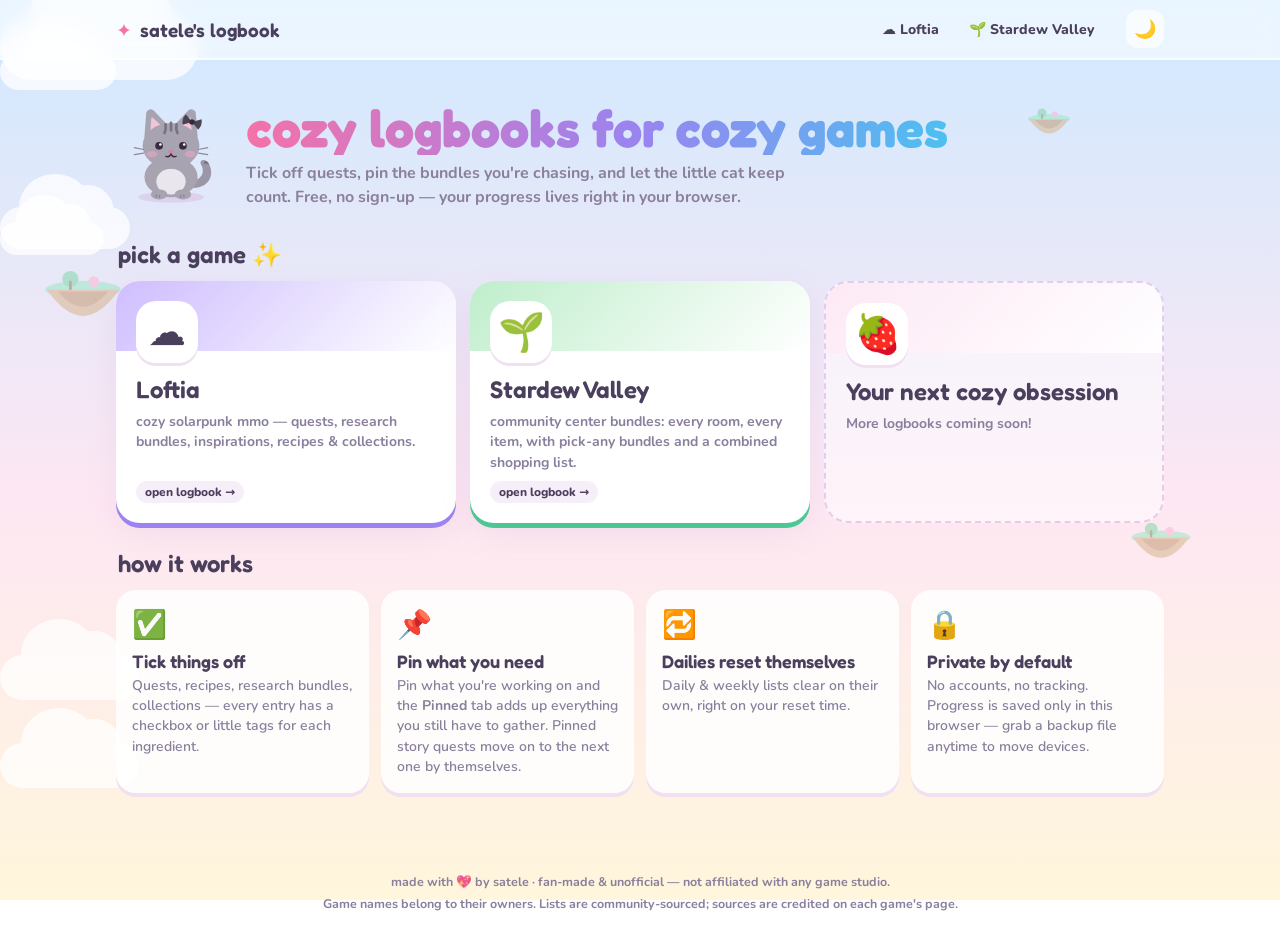
<file: index.html>
<!DOCTYPE html>
<html lang="en">
<head>
<meta charset="utf-8">
<meta name="viewport" content="width=device-width, initial-scale=1">
<title> satele's logbook — cozy logbooks for cozy games </title>
<meta name="description" content="Cute, free progress trackers for cozy MMOs. Tick off quests, recipes, research bundles and collections — saved right in your browser.">
<meta name="theme-color" content="#fde7f3">
<meta property="og:title" content="satele's logbook">
<meta property="og:description" content="Cute, free progress trackers for cozy MMOs.">
<link rel="icon" href="/assets/img/favicon.png" type="image/png">
<link rel="apple-touch-icon" href="/assets/img/favicon.png">
<link rel="preconnect" href="https://fonts.googleapis.com">
<link rel="preconnect" href="https://fonts.gstatic.com" crossorigin>
<link href="https://fonts.googleapis.com/css2?family=Fredoka:wght@400;500;600;700&family=Nunito:wght@400;600;700;800&display=swap" rel="stylesheet">
<link rel="stylesheet" href="/assets/css/base.css">
<link rel="stylesheet" href="/assets/css/home.css">
<link rel="stylesheet" href="/assets/css/dusk.css">
<script src="/assets/js/theme.js"></script>
</head>
<body>
<div class="sky" id="sky" aria-hidden="true"></div>

<header class="site-head">
  <div class="in">
    <a class="brand" href="/"><span class="spark">✦</span> satele's logbook</a>
    <nav class="site-nav" id="siteNav" aria-label="Games"></nav>
  </div>
</header>

<main class="page">
  <section class="hero">
    <img class="mascot" src="/assets/img/cat.svg" alt="" width="96" height="96">
    <div>
      <h1> cozy logbooks for cozy games </h1>
      <p> Tick off quests, pin the bundles you're chasing, and let the little cat keep count. Free, no sign-up — your progress lives right in your browser. </p>
    </div>
  </section>

  <h2 class="sec-title">pick a game ✨</h2>
  <div class="games" id="games">
    <div class="game-card skeleton" aria-hidden="true"></div>
  </div>

  <h2 class="sec-title">how it works</h2>
  <div class="how">
    <div class="how-card"><div class="big">✅</div><h3>Tick things off</h3><p>Quests, recipes, research bundles, collections — every entry has a checkbox or little tags for each ingredient.</p></div>
    <div class="how-card"><div class="big">📌</div><h3>Pin what you need</h3><p>Pin what you're working on and the <b>Pinned</b> tab adds up everything you still have to gather. Pinned story quests move on to the next one by themselves.</p></div>
    <div class="how-card"><div class="big">🔁</div><h3>Dailies reset themselves</h3><p>Daily & weekly lists clear on their own, right on your reset time.</p></div>
    <div class="how-card"><div class="big">🔒</div><h3>Private by default</h3><p>No accounts, no tracking. Progress is saved only in this browser — grab a backup file anytime to move devices.</p></div>
  </div>
</main>

<footer class="site-foot">
  made with 💖 by satele · fan-made &amp; unofficial — not affiliated with any game studio.<br>
  Game names belong to their owners. Lists are community-sourced; sources are credited on each game's page.
</footer>

<div class="toast" id="toast" role="status" aria-live="polite"></div>
<script src="/assets/js/sky.js" defer></script>
<script src="/assets/js/home.js" defer></script>
</body>
</html>
</file>
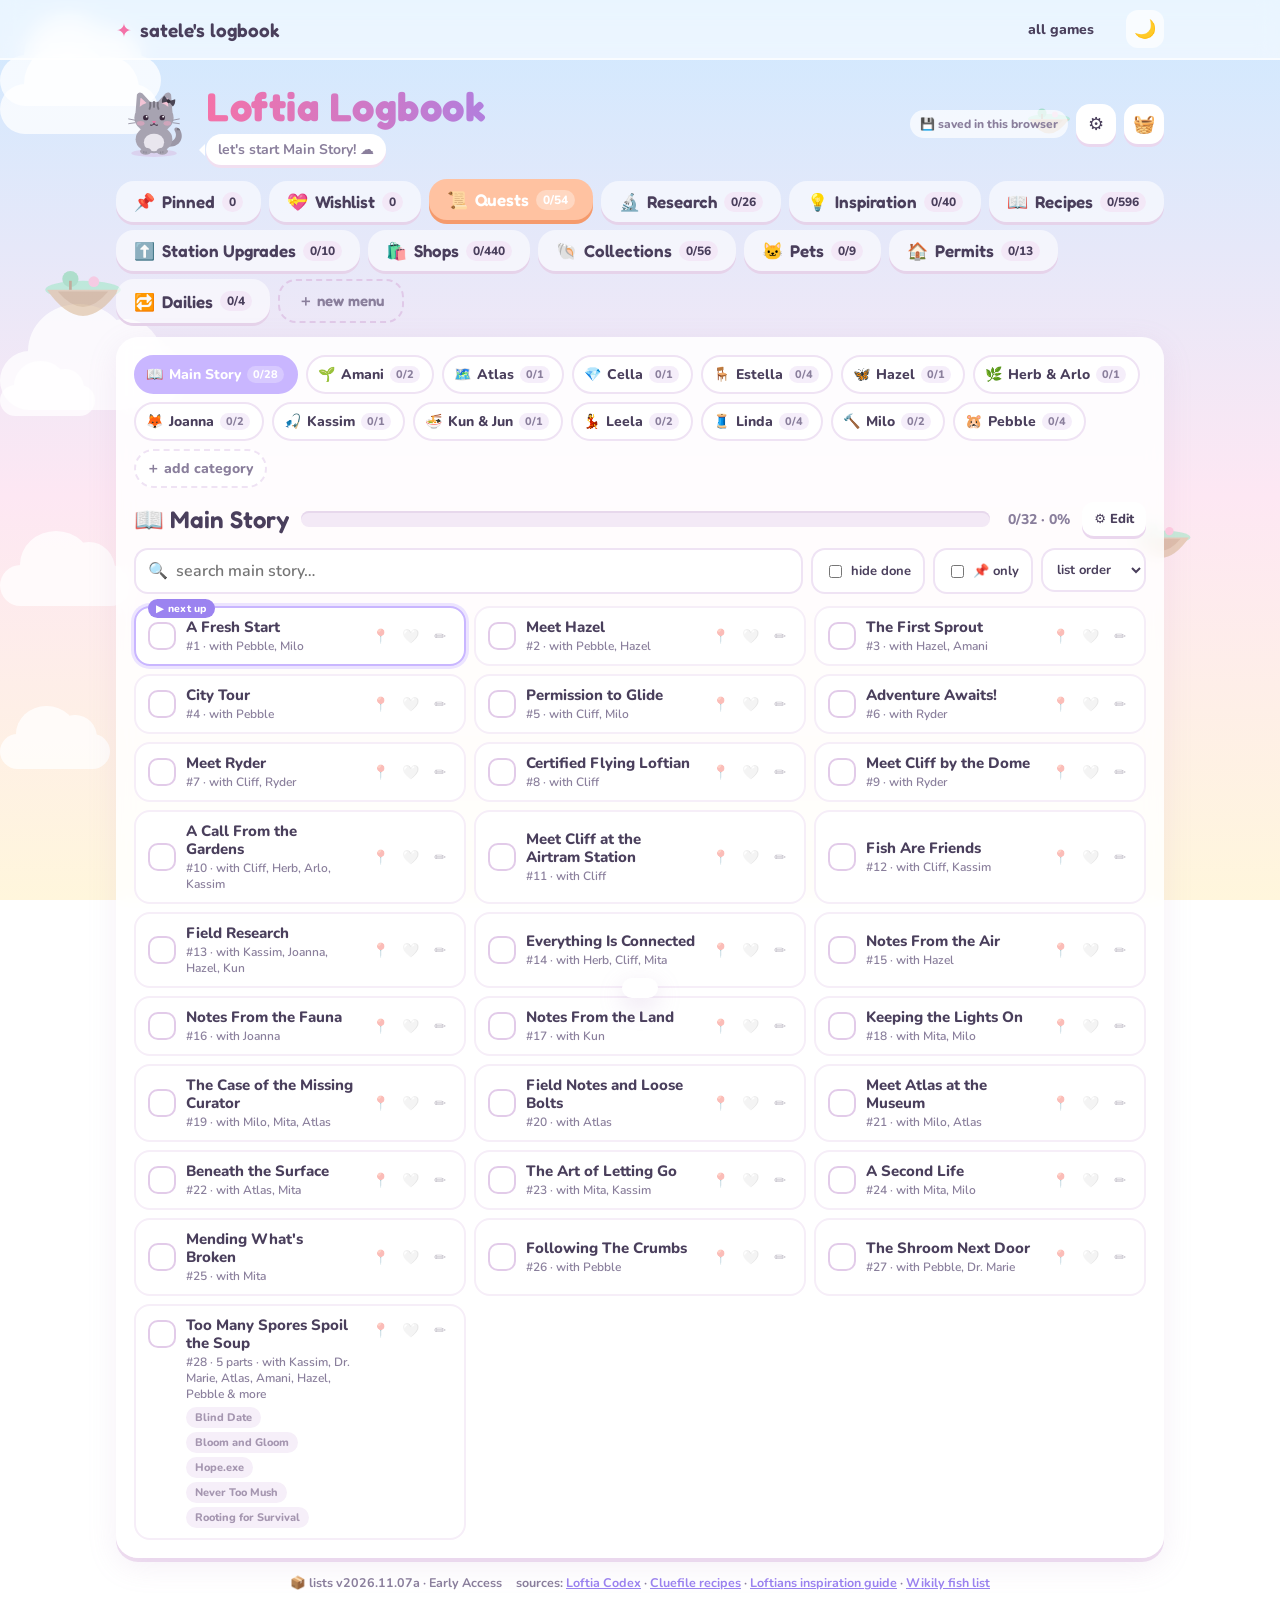
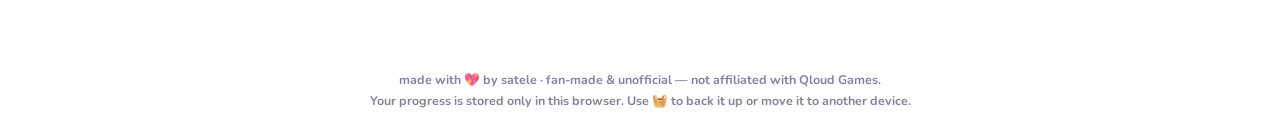
<file: loftia.html>
<!DOCTYPE html>
<html lang="en">
<head>
<meta charset="utf-8">
<meta name="viewport" content="width=device-width, initial-scale=1">
<title> loftia logbook </title>
<meta name="description" content="A cute Loftia progress tracker: quests, research bundles, inspirations, recipes, collections and dailies. Saved in your browser.">
<meta name="theme-color" content="#fde7f3">
<link rel="icon" href="/assets/img/favicon.png" type="image/png">
<link rel="apple-touch-icon" href="/assets/img/favicon.png">
<link rel="preconnect" href="https://fonts.googleapis.com">
<link rel="preconnect" href="https://fonts.gstatic.com" crossorigin>
<link href="https://fonts.googleapis.com/css2?family=Fredoka:wght@400;500;600;700&family=Nunito:wght@400;600;700;800&display=swap" rel="stylesheet">
<link rel="stylesheet" href="/assets/css/base.css">
<link rel="stylesheet" href="/assets/css/tracker.css">
<link rel="stylesheet" href="/assets/css/dusk.css">
<script src="/assets/js/theme.js"></script>
</head>
<!-- data-game must match the file name in /data (e.g. /data/loftia.json) -->
<body data-game="loftia">
<div class="sky" id="sky" aria-hidden="true"></div>

<header class="site-head">
  <div class="in">
    <a class="brand" href="/"><span class="spark">✦</span> satele's logbook</a>
    <nav class="site-nav" aria-label="Site">
      <a href="/">all games</a>
    </nav>
  </div>
</header>

<main class="page">
  <div class="app-head">
    <img class="mascot" src="/assets/img/cat.svg" alt="" width="76" height="76">
    <div class="title-block">
      <h1 id="gameTitle"> Loftia Logbook </h1>
      <div class="bubble" id="bubble">loading your logbook… ☁️</div>
    </div>
    <div class="head-actions">
      <span class="pill" id="savePill">💾 saved in this browser</span>
      <button class="icon-btn" id="menuSettingsBtn" title="Edit this menu" aria-label="Edit this menu">⚙️</button>
      <button class="icon-btn" id="backupBtn" title="Backup, restore & settings" aria-label="Backup, restore and settings">🧺</button>
    </div>
  </div>

  <div id="warn"></div>
  <nav class="tabs" id="tabs" aria-label="Menus"></nav>

  <section class="panel">
    <div class="chips" id="chips"></div>
    <div id="catView"><div class="loading">fetching the latest lists… ☁️</div></div>
  </section>

  <div class="data-info" id="dataInfo"></div>
</main>

<footer class="site-foot">
  made with 💖 by satele · fan-made &amp; unofficial — not affiliated with Qloud Games.<br>
  Your progress is stored only in this browser. Use 🧺 to back it up or move it to another device.
</footer>

<div class="scrim" id="scrim"><div class="modal" id="modal" role="dialog" aria-modal="true"></div></div>
<div class="toast" id="toast" role="status" aria-live="polite"></div>
<script src="/assets/js/sky.js" defer></script>
<script src="/assets/js/tracker.js" defer></script>
</body>
</html>
</file>
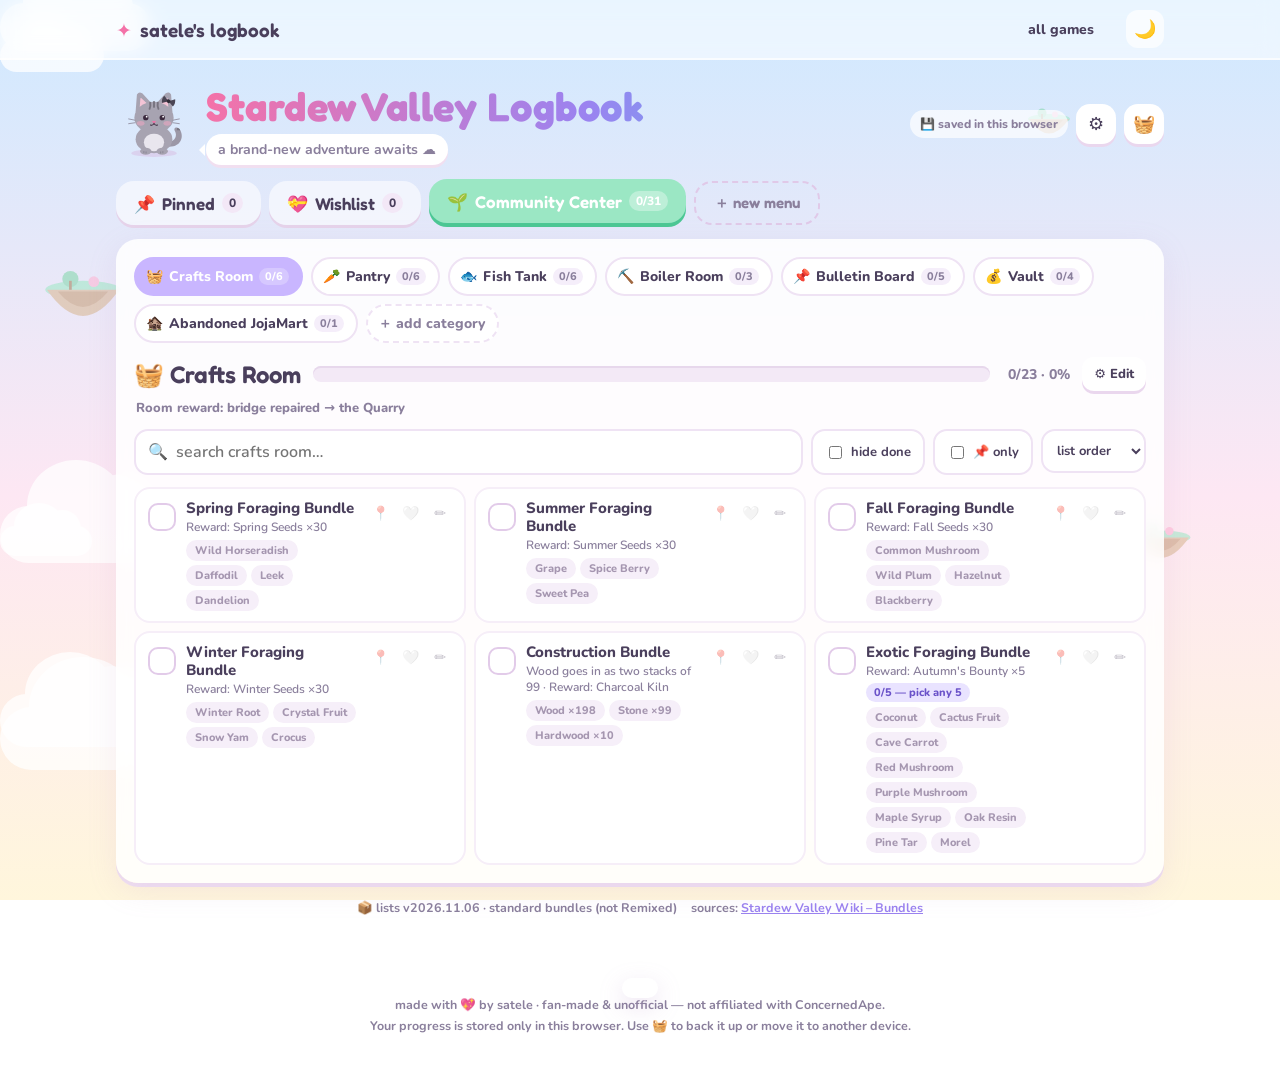
<file: stardew.html>
<!DOCTYPE html>
<html lang="en">
<head>
<meta charset="utf-8">
<meta name="viewport" content="width=device-width, initial-scale=1">
<title> stardew valley logbook </title>
<meta name="description" content="A cute Stardew Valley Community Center bundle tracker. Pin bundles to get a shopping list. Saved in your browser.">
<meta name="theme-color" content="#fde7f3">
<link rel="icon" href="/assets/img/favicon.png" type="image/png">
<link rel="apple-touch-icon" href="/assets/img/favicon.png">
<link rel="preconnect" href="https://fonts.googleapis.com">
<link rel="preconnect" href="https://fonts.gstatic.com" crossorigin>
<link href="https://fonts.googleapis.com/css2?family=Fredoka:wght@400;500;600;700&family=Nunito:wght@400;600;700;800&display=swap" rel="stylesheet">
<link rel="stylesheet" href="/assets/css/base.css">
<link rel="stylesheet" href="/assets/css/tracker.css">
<link rel="stylesheet" href="/assets/css/dusk.css">
<script src="/assets/js/theme.js"></script>
</head>
<!-- data-game must match the file name in /data (e.g. /data/stardew.json) -->
<body data-game="stardew">
<div class="sky" id="sky" aria-hidden="true"></div>

<header class="site-head">
  <div class="in">
    <a class="brand" href="/"><span class="spark">✦</span> satele's logbook </a>
    <nav class="site-nav" aria-label="Site">
      <a href="/">all games</a>
    </nav>
  </div>
</header>

<main class="page">
  <div class="app-head">
    <img class="mascot" src="/assets/img/cat.svg" alt="" width="76" height="76">
    <div class="title-block">
      <h1 id="gameTitle"> Stardew Valley Logbook </h1>
      <div class="bubble" id="bubble">loading your logbook… ☁️</div>
    </div>
    <div class="head-actions">
      <span class="pill" id="savePill">💾 saved in this browser </span>
      <button class="icon-btn" id="menuSettingsBtn" title="Edit this menu" aria-label="Edit this menu">⚙️</button>
      <button class="icon-btn" id="backupBtn" title="Backup, restore & settings" aria-label="Backup, restore and settings">🧺</button>
    </div>
  </div>

  <div id="warn"></div>
  <nav class="tabs" id="tabs" aria-label="Menus"></nav>

  <section class="panel">
    <div class="chips" id="chips"></div>
    <div id="catView"><div class="loading">fetching the latest lists… ☁️</div></div>
  </section>

  <div class="data-info" id="dataInfo"></div>
</main>

<footer class="site-foot">
  made with 💖 by satele · fan-made &amp; unofficial — not affiliated with ConcernedApe.<br>
  Your progress is stored only in this browser. Use 🧺 to back it up or move it to another device.
</footer>

<div class="scrim" id="scrim"><div class="modal" id="modal" role="dialog" aria-modal="true"></div></div>
<div class="toast" id="toast" role="status" aria-live="polite"></div>
<script src="/assets/js/sky.js" defer></script>
<script src="/assets/js/tracker.js" defer></script>
</body>
</html>
</file>
<file: assets/css/base.css>
/* ==========================================================
   satele's logbook — shared theme (all pages)
   ========================================================== */
:root{
  --sky1:#cfe9ff; --sky2:#fde7f3; --sky3:#fff6dc;
  --ink:#4a3f5c; --ink-soft:#8a7f9c; --card:#ffffffd9; --line:#efe3f4;
  --pink:#ff9ec7; --pink-d:#f472a8; --mint:#9be7c4; --mint-d:#4cc794;
  --lav:#c9b6ff; --lav-d:#9b83f0; --butter:#ffe08a; --peach:#ffc2a1; --sky:#9fd5ff;
  --radius:22px;
  --font-display:Fredoka,Nunito,system-ui,sans-serif;
  --font-body:Nunito,system-ui,sans-serif;
}
*{box-sizing:border-box}
html,body{margin:0}
html{scroll-behavior:smooth}
body{
  font-family:var(--font-body); color:var(--ink);
  background:linear-gradient(180deg,var(--sky1) 0%,var(--sky2) 55%,var(--sky3) 100%) fixed;
  min-height:100vh; overflow-x:hidden; display:flex; flex-direction:column;
}
h1,h2,h3,.fred{font-family:var(--font-display)}
a{color:var(--lav-d)}
button{font:inherit;color:inherit;cursor:pointer;border:none;background:none}
input,textarea,select{font:inherit;color:inherit}
:focus-visible{outline:3px solid var(--lav);outline-offset:2px;border-radius:8px}
.sr-only{position:absolute;width:1px;height:1px;padding:0;margin:-1px;overflow:hidden;clip:rect(0,0,0,0);border:0}

/* floating clouds & islands */
.sky{position:fixed;inset:0;pointer-events:none;z-index:0;overflow:hidden}
.cloud{position:absolute;background:#fff;border-radius:999px;opacity:.75;animation:drift linear infinite}
.cloud::before,.cloud::after{content:"";position:absolute;background:#fff;border-radius:50%}
.cloud::before{width:55%;height:160%;left:15%;bottom:20%}
.cloud::after{width:40%;height:130%;right:12%;bottom:25%}
@keyframes drift{from{transform:translateX(-30vw)}to{transform:translateX(130vw)}}
.island{position:absolute;animation:bob 6s ease-in-out infinite}
@keyframes bob{0%,100%{transform:translateY(0)}50%{transform:translateY(-12px)}}
@media (prefers-reduced-motion:reduce){ .cloud,.island,.mascot{animation:none!important} }

/* site header */
.site-head{position:sticky;top:0;z-index:20;backdrop-filter:blur(10px);background:#ffffff8c;border-bottom:2px solid #ffffffb0}
.site-head .in{max-width:1080px;margin:0 auto;padding:10px 16px;display:flex;align-items:center;gap:12px}
.brand{display:flex;align-items:center;gap:8px;text-decoration:none;color:var(--ink);font-family:var(--font-display);font-weight:600;font-size:19px}
.brand .spark{color:var(--pink-d)}
.site-nav{margin-left:auto;display:flex;gap:6px;align-items:center;flex-wrap:wrap}
.site-nav a{text-decoration:none;color:var(--ink);font-weight:800;font-size:14px;padding:7px 12px;border-radius:12px}
.site-nav a:hover,.site-nav a[aria-current="page"]{background:#fff}

.page{position:relative;z-index:1;flex:1;width:100%;max-width:1080px;margin:0 auto;padding:22px 16px 60px}

/* site footer */
.site-foot{position:relative;z-index:1;text-align:center;font-size:12.5px;color:var(--ink-soft);font-weight:700;padding:18px 16px 28px;line-height:1.7}
.site-foot a{color:var(--lav-d)}

/* shared bits */
.panel{background:var(--card);backdrop-filter:blur(8px);border-radius:var(--radius);padding:18px;box-shadow:0 8px 30px #b48fc522, 0 4px 0 #f0e0f2}
.btn{display:inline-flex;align-items:center;gap:6px;padding:10px 16px;border-radius:14px;font-weight:800;background:#f5eef8;text-decoration:none;color:var(--ink)}
.btn.primary{background:var(--pink);color:#fff;box-shadow:0 3px 0 var(--pink-d)}
.btn.primary:active{transform:translateY(2px);box-shadow:0 1px 0 var(--pink-d)}
.btn.danger{background:#ffe3e6;color:#c2405a}
.btn.ghost{background:transparent}
.mascot{width:76px;height:76px;flex:none;animation:bob 4s ease-in-out infinite}

.toast{position:fixed;left:50%;bottom:22px;transform:translateX(-50%) translateY(120px);background:#fff;padding:10px 18px;border-radius:999px;font-weight:800;box-shadow:0 8px 24px #b48fc544;transition:transform .35s cubic-bezier(.3,1.5,.5,1);z-index:60;max-width:92vw;text-align:center}
.toast.show{transform:translateX(-50%) translateY(0)}

@media (max-width:560px){
  .page{padding:14px 10px 50px}
  .mascot{width:58px;height:58px}
  .brand{font-size:17px}
}
</file>
<file: assets/css/home.css>
/* home page */
.hero{display:flex;align-items:center;gap:20px;margin:18px 0 30px;flex-wrap:wrap}
.hero .mascot{width:110px;height:110px}
.hero h1{margin:0 0 6px;font-size:clamp(30px,6vw,52px);font-weight:700;line-height:1.05;
  background:linear-gradient(90deg,#f472a8,#9b83f0 55%,#4cc0f0);-webkit-background-clip:text;background-clip:text;color:transparent}
.hero p{margin:0;max-width:560px;font-weight:700;color:var(--ink-soft);font-size:16px;line-height:1.5}
.sec-title{font-weight:600;font-size:24px;margin:26px 2px 12px}

.games{display:grid;grid-template-columns:repeat(auto-fill,minmax(280px,1fr));gap:14px}
.game-card{position:relative;display:flex;flex-direction:column;gap:8px;padding:20px;border-radius:24px;background:#fff;text-decoration:none;color:var(--ink);
  box-shadow:0 5px 0 var(--gd,#e6d3ea),0 10px 30px #b48fc522;transition:transform .18s;min-height:170px;overflow:hidden}
.game-card::before{content:"";position:absolute;inset:0 0 auto 0;height:70px;background:linear-gradient(135deg,var(--gc,#fde7f3),#fff);opacity:.9}
.game-card>*{position:relative}
.game-card:hover{transform:translateY(-4px)}
.game-card .ic{font-size:38px;width:62px;height:62px;border-radius:20px;background:#fff;display:grid;place-items:center;box-shadow:0 3px 0 #f0e0f2}
.game-card h3{margin:4px 0 0;font-size:24px;font-weight:600}
.game-card p{margin:0;font-weight:700;color:var(--ink-soft);font-size:14px;line-height:1.45}
.game-card .meta{margin-top:auto;display:flex;gap:6px;flex-wrap:wrap;font-size:12px;font-weight:800}
.game-card .meta span{background:#f6eff9;padding:3px 9px;border-radius:999px}
.game-card .meta .prog{background:#e8f8ef;color:#2f8a60}
.game-card.soon{background:#ffffff80;box-shadow:none;border:2px dashed #e3cdea;cursor:default}
.game-card.soon:hover{transform:none}
.game-card.skeleton{background:#ffffff80}

.how{display:grid;grid-template-columns:repeat(auto-fill,minmax(220px,1fr));gap:12px}
.how-card{background:var(--card);border-radius:20px;padding:16px;box-shadow:0 4px 0 #f0e0f2}
.how-card .big{font-size:28px}
.how-card h3{margin:6px 0 4px;font-size:18px;font-weight:600}
.how-card p{margin:0;font-weight:600;color:var(--ink-soft);font-size:14px;line-height:1.45}
</file>
<file: assets/css/dusk.css>
/* ==========================================================
   satele's logbook — dusk theme (night mode)
   Switched on by /assets/js/theme.js → <html data-theme="dusk">
   ========================================================== */
.theme-btn{width:38px;height:38px;border-radius:12px;background:#ffffffb0;font-size:18px;display:grid;place-items:center;flex:none;transition:transform .15s}
.theme-btn:hover{transform:rotate(-12deg) scale(1.06)}
.site-nav + .theme-btn{margin-left:8px}
.site-head .in > .brand + .theme-btn{margin-left:auto}
.star{display:none}

html[data-theme="dusk"]{
  --sky1:#1f1a3a; --sky2:#3a2a55; --sky3:#7a4a6a;
  --ink:#ece6f7; --ink-soft:#b3a8c9; --card:#2a2442e6; --line:#3f3660;
  --pink:#e87fae; --pink-d:#c45a8c; --mint:#5fbf98; --mint-d:#3d9c76;
  --lav:#9d86e8; --lav-d:#b9a6ff; --butter:#e8c56a; --peach:#e89f7c; --sky:#6aa8d8;
  color-scheme:dark;
}
html[data-theme="dusk"] body{
  background:
    radial-gradient(120% 60% at 50% 115%, #ff9a7a55 0%, #d0688a33 35%, transparent 70%),
    linear-gradient(180deg,var(--sky1) 0%,var(--sky2) 55%,var(--sky3) 100%) fixed;
}
html[data-theme="dusk"] .star{display:block;position:absolute;width:3px;height:3px;border-radius:50%;background:#fff6d8;box-shadow:0 0 6px #fff3c4;animation:twinkle 3s ease-in-out infinite}
@keyframes twinkle{0%,100%{opacity:.2}50%{opacity:.9}}
html[data-theme="dusk"] .cloud,html[data-theme="dusk"] .cloud::before,html[data-theme="dusk"] .cloud::after{background:#c79ac8}
html[data-theme="dusk"] .cloud{opacity:.13}
html[data-theme="dusk"] .island{opacity:.25!important;filter:saturate(.6) brightness(.8)}
@media (prefers-reduced-motion:reduce){ html[data-theme="dusk"] .star{animation:none} }

/* surfaces that were white */
html[data-theme="dusk"] .site-head{background:#1d1833b3;border-bottom-color:#ffffff14}
html[data-theme="dusk"] .site-nav a:hover,html[data-theme="dusk"] .site-nav a[aria-current="page"]{background:#ffffff14}
html[data-theme="dusk"] .theme-btn{background:#ffffff14}
html[data-theme="dusk"] .panel{box-shadow:0 8px 30px #0005, 0 4px 0 #1a1530}
html[data-theme="dusk"] .btn{background:#3a3158;color:var(--ink)}
html[data-theme="dusk"] .btn.danger{background:#5a2a3a;color:#ffc2cf}
html[data-theme="dusk"] .toast{background:#2f2848;color:var(--ink);box-shadow:0 8px 24px #0007}

html[data-theme="dusk"] .bubble{background:#2f2848;box-shadow:0 3px 0 #1a1530}
html[data-theme="dusk"] .bubble::before{border-right-color:#2f2848}
html[data-theme="dusk"] .pill{background:#ffffff14}
html[data-theme="dusk"] .icon-btn,html[data-theme="dusk"] .small-btn{background:#352d50;box-shadow:0 3px 0 #1a1530}
html[data-theme="dusk"] .small-btn:hover{background:#3f3660}

html[data-theme="dusk"] .tab{background:#2a2442b3;box-shadow:0 3px 0 #1a1530}
html[data-theme="dusk"] .tab:hover{background:#352d50}
html[data-theme="dusk"] .tab.on{color:#fff}
html[data-theme="dusk"] .tab:not(.on) .cnt{background:#3f3660}
html[data-theme="dusk"] .tab.add{background:transparent;border-color:#4a4070}

html[data-theme="dusk"] .chip,html[data-theme="dusk"] .search,html[data-theme="dusk"] .toggle,html[data-theme="dusk"] select.sort{background:#2f2848}
html[data-theme="dusk"] .chip .mini{background:#3f3660}
html[data-theme="dusk"] .bar{background:#3a3158;box-shadow:inset 0 2px 0 #2a2442}
html[data-theme="dusk"] .bar>i{background:repeating-linear-gradient(45deg,var(--mint) 0 10px,#7fd3b0 10px 20px)}
html[data-theme="dusk"] .add-row input{background:#2f2848;border-color:#4a4070}

/* cards */
html[data-theme="dusk"] .item{background:#2f2848;border-color:#3a3158}
html[data-theme="dusk"] .item:hover{border-color:#4f4478}
html[data-theme="dusk"] .item.done,html[data-theme="dusk"] .item.lvl-card.done{background:#233a37;border-color:#2f5249}
html[data-theme="dusk"] .item.done .nm{color:#8fc7ad;text-decoration-color:#4f8f73}
html[data-theme="dusk"] .item.locked{background:#29233d}
html[data-theme="dusk"] .item.pinned{border-color:#a8577b;box-shadow:0 0 0 2px #5a2f47}
html[data-theme="dusk"] .item.next{border-color:#7a66c7;box-shadow:0 0 0 3px #3b3266}
html[data-theme="dusk"] .check{background:#241f38;border-color:#5a4f80}
html[data-theme="dusk"] .acts button:hover{background:#3a3158}
html[data-theme="dusk"] .item .mynote{color:#f0a6c8}
html[data-theme="dusk"] .item .fav-badge{filter:none}
html[data-theme="dusk"] .pip,html[data-theme="dusk"] .pip.part{background:#3a3158;color:#b3a8c9}
html[data-theme="dusk"] .qs.lock{background:#3a3158;color:#a79cc0}
/* the pastel tags stay pastel, just a touch softer so they don't glare */
html[data-theme="dusk"] .qs:not(.lock),html[data-theme="dusk"] .pip.on,html[data-theme="dusk"] .reset-pill,html[data-theme="dusk"] .new-pill{filter:brightness(.88) saturate(.95)}

/* levels / permits */
html[data-theme="dusk"] .lv-dot,html[data-theme="dusk"] .lvl-card .lv-dot{background:#3a3158;border-color:#5a4f80}
html[data-theme="dusk"] .lv-dot.on,html[data-theme="dusk"] .lvl-card .lv-dot.on{background:var(--mint);border-color:var(--mint-d)}
html[data-theme="dusk"] .lv-seg{background:#5a4f80}
html[data-theme="dusk"] .lv-seg.on{background:var(--mint-d)}
html[data-theme="dusk"] .lc-up{background:#43293d;border-color:#7a3f60;color:#ffb3d1}
html[data-theme="dusk"] .lc-up:hover{background:#52304a}
html[data-theme="dusk"] .lc-up.max{background:#233a37;border-color:#2f5249;color:#8fd6b4}

/* gather / wishlist boxes */
html[data-theme="dusk"] .gather{background:linear-gradient(135deg,#3a2f3a,#3a2a45);border-color:#8a6f3a}
html[data-theme="dusk"] .savings{background:linear-gradient(135deg,#3f2a45,#3a2f3a);border-color:#8a4a6a}
html[data-theme="dusk"] .gather-h span,html[data-theme="dusk"] .gather-list .g{background:#2a2442;box-shadow:0 2px 0 #1a1530}
html[data-theme="dusk"] .save-top>span,html[data-theme="dusk"] .save-top .have{color:var(--ink-soft)}
html[data-theme="dusk"] .save-top .have input{background:#241f38;border-color:#5a3f60}
html[data-theme="dusk"] .warn-bar{background:#4a3f20;color:#ffe6a0}

/* modals */
html[data-theme="dusk"] .scrim{background:#0d0a1a99}
html[data-theme="dusk"] .modal{background:#2a2442;box-shadow:0 20px 50px #000a}
html[data-theme="dusk"] .field input,html[data-theme="dusk"] .field textarea{background:#241f38}
html[data-theme="dusk"] .emoji-row button{background:#352d50}

/* home page */
html[data-theme="dusk"] .game-card{background:#2a2442;box-shadow:0 5px 0 #1a1530,0 10px 30px #0005}
html[data-theme="dusk"] .game-card::before{background:linear-gradient(135deg,var(--gc,#4a3560),#2a2442);opacity:.45}
html[data-theme="dusk"] .game-card .ic{background:#352d50;box-shadow:0 3px 0 #1a1530}
html[data-theme="dusk"] .game-card .meta span{background:#3a3158}
html[data-theme="dusk"] .game-card .meta .prog{background:#233a37;color:#8fd6b4}
html[data-theme="dusk"] .game-card.soon,html[data-theme="dusk"] .game-card.skeleton{background:#2a244280;border-color:#4a4070}
html[data-theme="dusk"] .how-card{box-shadow:0 4px 0 #1a1530}
html[data-theme="dusk"] .hero h1,html[data-theme="dusk"] .title-block h1{filter:brightness(1.15)}
</file>
<file: assets/css/tracker.css>
/* tracker (game logbook) page */
/* page header */
.title-block{flex:1;min-width:200px}
.app-head h1{margin:0;font-size:clamp(28px,5vw,40px);font-weight:700;letter-spacing:.5px;
  background:linear-gradient(90deg,#f472a8,#9b83f0 55%,#4cc0f0);-webkit-background-clip:text;background-clip:text;color:transparent}
.bubble{display:inline-block;margin-top:4px;background:#fff;border-radius:16px;padding:6px 12px;font-size:14px;font-weight:700;color:var(--ink-soft);box-shadow:0 3px 0 #f1dff0;position:relative}
.bubble::before{content:"";position:absolute;left:-7px;top:50%;margin-top:-6px;border:6px solid transparent;border-right-color:#fff;border-left:0}
.head-actions{display:flex;gap:8px;align-items:center}
.pill{font-size:12px;font-weight:800;padding:6px 10px;border-radius:999px;background:#ffffffb0;color:var(--ink-soft)}
.icon-btn{width:40px;height:40px;border-radius:14px;background:#fff;box-shadow:0 3px 0 #ead7ee;display:grid;place-items:center;font-size:18px;transition:transform .15s}
.icon-btn:hover{transform:translateY(-2px)}
.icon-btn:active{transform:translateY(1px);box-shadow:0 1px 0 #ead7ee}

/* menu tabs */
.tabs{display:flex;gap:8px;flex-wrap:wrap;margin-bottom:14px}
.tab{padding:10px 18px;border-radius:18px 18px 18px 18px;background:#ffffff90;font-family:Fredoka;font-weight:600;font-size:17px;box-shadow:0 3px 0 #e6d3ea;transition:all .15s;display:flex;align-items:center;gap:7px}
.tab:hover{background:#fff}
.tab.on{background:var(--tabc,var(--pink));color:#fff;box-shadow:0 4px 0 var(--tabd,var(--pink-d));transform:translateY(-2px)}
.tab .cnt{font-family:Nunito;font-size:12px;font-weight:800;background:#ffffff55;padding:2px 7px;border-radius:999px}
.tab:not(.on) .cnt{background:#f3e8f7}
.tab.add{background:transparent;box-shadow:none;border:2px dashed #e0c9e8;color:var(--ink-soft);font-size:15px}


/* sub-category chips */
.chips{display:flex;gap:8px;flex-wrap:wrap;margin-bottom:14px}
.chip{padding:8px 12px 8px 10px;border-radius:999px;background:#fff;border:2px solid var(--line);font-weight:800;font-size:14px;display:flex;align-items:center;gap:6px;transition:all .15s}
.chip:hover{border-color:var(--lav)}
.chip.on{background:var(--lav);border-color:var(--lav);color:#fff}
.chip .mini{font-size:11px;padding:1px 6px;border-radius:999px;background:#f5eefa;color:var(--ink-soft)}
.chip.on .mini{background:#ffffff40;color:#fff}
.chip.done-all .mini{background:var(--mint);color:#fff}
.chip.add{border-style:dashed;color:var(--ink-soft)}

/* category header */
.cat-head{display:flex;align-items:center;gap:12px;flex-wrap:wrap;margin-bottom:12px}
.cat-head h2{margin:0;font-size:24px;font-weight:600;display:flex;align-items:center;gap:8px}
.cat-head .spacer{flex:1}
.progress{flex:1 1 220px;display:flex;align-items:center;gap:10px}
.bar{flex:1;height:16px;border-radius:999px;background:#f3e9f6;overflow:hidden;box-shadow:inset 0 2px 0 #e7d8ec}
.bar>i{display:block;height:100%;border-radius:999px;background:repeating-linear-gradient(45deg,var(--mint) 0 10px,#b6f0d6 10px 20px);transition:width .5s cubic-bezier(.3,1.4,.5,1)}
.pct{font-weight:800;font-size:14px;min-width:70px;text-align:right;color:var(--ink-soft)}
.small-btn{padding:8px 12px;border-radius:12px;background:#fff;font-weight:800;font-size:13px;box-shadow:0 3px 0 #ead7ee;white-space:nowrap}
.small-btn:hover{background:#fdf6ff}

/* toolbar */
.toolbar{display:flex;gap:8px;flex-wrap:wrap;margin-bottom:12px}
.search{flex:1 1 200px;display:flex;align-items:center;gap:8px;background:#fff;border-radius:14px;padding:0 12px;border:2px solid var(--line)}
.search input{border:none;outline:none;background:none;padding:10px 0;width:100%;font-weight:600}
.toggle{display:flex;align-items:center;gap:6px;background:#fff;border-radius:14px;padding:0 12px;border:2px solid var(--line);font-weight:700;font-size:13px;cursor:pointer;user-select:none}
.toggle input{accent-color:var(--pink-d)}
select.sort{background:#fff;border-radius:14px;padding:0 10px;border:2px solid var(--line);font-weight:700;font-size:13px;height:44px}

.add-row{display:flex;gap:8px;margin-bottom:12px}
.add-row input{flex:1;border:2px dashed #e3cdea;background:#fffaff;border-radius:14px;padding:11px 14px;font-weight:700;outline:none}
.add-row input:focus{border-style:solid;border-color:var(--pink)}
.add-row button{background:var(--pink);color:#fff;border-radius:14px;padding:0 18px;font-family:Fredoka;font-weight:600;font-size:16px;box-shadow:0 3px 0 var(--pink-d)}
.add-row button:active{transform:translateY(2px);box-shadow:0 1px 0 var(--pink-d)}

/* items */
.list{display:grid;grid-template-columns:repeat(auto-fill,minmax(300px,1fr));gap:8px}
.item{display:flex;align-items:center;gap:10px;background:#fff;border-radius:16px;padding:10px 10px 10px 12px;border:2px solid #f6eef8;transition:all .18s;position:relative;min-height:56px}
.item:hover{border-color:#ecd9f2;transform:translateY(-1px)}
.item:has(.pips){align-items:flex-start}
.item:has(.pips) .check{margin-top:4px}
.item.done{background:#f0fbf5;border-color:#d4f3e3}
.item.done .nm{color:#7fae97;text-decoration:line-through;text-decoration-color:#a9dcc2;text-decoration-thickness:2px}
.check{width:28px;height:28px;flex:none;border-radius:10px;border:2.5px solid #e2cbe9;background:#fff;display:grid;place-items:center;transition:all .15s}
.check:hover{border-color:var(--pink)}
.item.done .check{background:var(--mint-d);border-color:var(--mint-d)}
.check svg{width:16px;height:16px;opacity:0;transform:scale(.4);transition:all .2s cubic-bezier(.3,1.6,.5,1)}
.item.done .check svg{opacity:1;transform:scale(1)}
.txt{flex:1;min-width:0}
.nm{font-weight:800;font-size:15px;line-height:1.2;word-break:break-word}
.note{font-size:12px;color:var(--ink-soft);font-weight:600;margin-top:2px;word-break:break-word}
.pips{display:flex;gap:4px;margin-top:5px;flex-wrap:wrap}
.pip{white-space:nowrap;font-size:11px;font-weight:800;padding:2px 8px;border-radius:999px;background:#f6eff9;color:#b4a5bf;border:1.5px solid transparent;transition:all .15s}
.pip:hover{border-color:var(--lav)}
.pip.on{background:var(--butter);color:#8a6a00}
.pip.on:nth-child(2){background:var(--peach);color:#8a3f17}
.pip.on:nth-child(3){background:var(--mint);color:#1d6b49}
.pip.on:nth-child(n+4){background:var(--sky);color:#1b5b85}
.acts{display:flex;gap:2px;opacity:.35;transition:opacity .15s}
.item:hover .acts,.item:focus-within .acts{opacity:1}
.acts button{width:28px;height:28px;border-radius:9px;font-size:14px;display:grid;place-items:center}
.acts button:hover{background:#f7eefa}
.fav.on{opacity:1}
.item .fav-badge{position:absolute;top:-7px;right:-5px;font-size:15px;filter:drop-shadow(0 1px 0 #fff)}

.pip.part{background:#f6eff9;color:#a596b0}
.pip.part.on{background:var(--mint)!important;color:#1d6b49!important}
.item.pinned{border-color:#ffc9da;box-shadow:0 0 0 2px #ffe3ec}
.item.pinned.done{border-color:#d4f3e3;box-shadow:none}
.pin.on{opacity:1}
.qs{display:inline-block;font-size:11px;font-weight:800;margin-top:4px;padding:2px 8px;border-radius:999px}
.qs.lock{background:#f1edf4;color:#a397ad}
.qs.open{background:#fff3c4;color:#9a7400}
.item.locked{opacity:.7;background:#fbf9fc}
.item.next{border-color:#c9b6ff;box-shadow:0 0 0 3px #ece4ff}
.next-badge{position:absolute;top:-9px;left:12px;font-size:10.5px;font-weight:800;background:var(--lav-d);color:#fff;padding:2px 8px;border-radius:999px;letter-spacing:.3px}
.reset-pill{font-family:Nunito;font-size:12px;font-weight:800;background:#e8f8ef;color:#2f8a60;padding:4px 10px;border-radius:999px;margin-left:4px}
.where{font-size:11px;font-weight:800;color:var(--lav-d);text-transform:uppercase;letter-spacing:.5px}
.grp-h{font-family:Fredoka;font-weight:600;font-size:18px;margin:16px 2px 8px}
.grp-h span{font-family:Nunito;font-size:13px;color:var(--ink-soft);font-weight:700}
.gather{background:linear-gradient(135deg,#fff7e0,#ffeef5);border:2px dashed #f5d58a;border-radius:18px;padding:14px;margin-bottom:6px}
.gather-h{font-family:Fredoka;font-weight:600;font-size:18px;margin-bottom:8px}
.gather-h span{font-family:Nunito;font-size:12px;font-weight:800;background:#fff;padding:2px 8px;border-radius:999px;color:var(--ink-soft);margin-left:6px}
.gather-list{display:flex;flex-wrap:wrap;gap:6px}
.gather-list .g{background:#fff;border-radius:999px;padding:5px 11px;font-weight:700;font-size:13px;box-shadow:0 2px 0 #f3e2c0}
.gather-list .g b{color:var(--pink-d)}
.empty{text-align:center;padding:34px 10px;color:var(--ink-soft);font-weight:700}
.empty .big{font-size:40px;margin-bottom:6px}

/* modal */
.scrim{position:fixed;inset:0;background:#5a3c6a40;backdrop-filter:blur(3px);display:none;align-items:center;justify-content:center;z-index:50;padding:16px}
.scrim.open{display:flex}
.modal{background:#fff;border-radius:26px;padding:22px;width:min(480px,100%);max-height:88vh;overflow:auto;box-shadow:0 20px 50px #6b3f7a40;animation:pop .25s cubic-bezier(.3,1.5,.5,1)}
@keyframes pop{from{transform:scale(.85);opacity:0}to{transform:scale(1);opacity:1}}
.modal h3{margin:0 0 14px;font-size:22px;font-weight:600}
.field{margin-bottom:12px}
.field label{display:block;font-size:12px;font-weight:800;color:var(--ink-soft);text-transform:uppercase;letter-spacing:.6px;margin-bottom:5px}
.field input,.field textarea{width:100%;border:2px solid var(--line);border-radius:12px;padding:10px 12px;outline:none;font-weight:600;background:#fffbff}
.field input:focus,.field textarea:focus{border-color:var(--lav)}
.field textarea{min-height:110px;resize:vertical;font-size:14px}
.hint{font-size:12px;color:var(--ink-soft);font-weight:600;margin-top:4px}
.emoji-row{display:flex;flex-wrap:wrap;gap:4px}
.emoji-row button{width:36px;height:36px;border-radius:10px;font-size:19px;background:#faf5fc}
.emoji-row button.on{background:var(--lav);box-shadow:0 0 0 2px var(--lav-d)}
.m-actions{display:flex;gap:8px;justify-content:flex-end;margin-top:16px;flex-wrap:wrap}
.m-sec{border-top:2px dashed var(--line);margin-top:14px;padding-top:14px}
.row{display:flex;gap:8px;flex-wrap:wrap}

/* toast + confetti */
.confetti{position:fixed;pointer-events:none;z-index:70;font-size:18px;animation:fly 900ms ease-out forwards}
@keyframes fly{to{transform:translate(var(--dx),var(--dy)) rotate(var(--r));opacity:0}}


@media (max-width:560px){
      .tab{font-size:15px;padding:9px 13px}
  .list{grid-template-columns:1fr}
  .acts{opacity:1}
}

/* ---- site version additions ---- */
.app-head{display:flex;align-items:center;gap:14px;flex-wrap:wrap;margin-bottom:16px}
.item .new-pill{display:inline-block;font-size:10.5px;font-weight:800;background:#ffe08a;color:#7a5a00;padding:1px 7px;border-radius:999px;margin-left:6px;vertical-align:2px}
.item .mynote{font-size:12px;color:#b0517e;font-weight:700;margin-top:2px;word-break:break-word}
.item .mine{font-size:10.5px;font-weight:800;color:var(--lav-d);margin-left:6px;vertical-align:2px}
.data-info{display:flex;flex-wrap:wrap;gap:6px 14px;justify-content:center;font-size:12.5px;font-weight:700;color:var(--ink-soft);margin-top:16px}
.data-info a{color:var(--lav-d)}
.loading{padding:60px 10px;text-align:center;font-weight:800;color:var(--ink-soft)}
.ro-name{font-family:var(--font-display);font-size:18px;font-weight:600;margin-bottom:2px}
.ro-hint{font-size:12px;font-weight:700;color:var(--ink-soft);margin-bottom:12px}
.warn-bar{background:#fff3c4;color:#7a5a00;font-weight:800;font-size:13px;padding:8px 12px;border-radius:12px;margin-bottom:12px}
select.sort{color:var(--ink)}
@media (max-width:560px){
  .panel{padding:12px;border-radius:18px}
  .tabs{flex-wrap:nowrap;overflow-x:auto;scrollbar-width:none;padding-bottom:6px;margin-left:-10px;margin-right:-10px;padding-left:10px;padding-right:10px}
  .tabs::-webkit-scrollbar{display:none}
  .tab{flex:none}
  .head-actions .pill{display:none}
}
@media (max-width:560px){
  .app-head{flex-wrap:nowrap;gap:10px}
  .app-head .mascot{width:48px;height:48px}
  .app-head .title-block{min-width:0}
  .app-head h1{font-size:24px}
  .bubble{font-size:12.5px;padding:5px 10px}
  .head-actions{flex-direction:column;gap:6px}
  .icon-btn{width:36px;height:36px;font-size:16px;border-radius:12px}
  .chips{flex-wrap:nowrap;overflow-x:auto;scrollbar-width:none;margin:-4px -12px 12px;padding:4px 12px 6px}
  .chips::-webkit-scrollbar{display:none}
  .chip{flex:none}
  .cat-head h2{font-size:21px}
  .toolbar .search{flex-basis:100%}
}

/* pick-any bundles, category notes */
.qs.pick{background:#e9e3ff;color:#6a52c9}
.item.done .qs.pick{background:#d4f3e3;color:#2f8a60}
.cat-note{margin:-4px 2px 12px;font-size:13px;font-weight:800;color:var(--ink-soft)}
.gather-pick{font-size:13px;font-weight:700;margin-top:8px;line-height:1.45}
.qs.badge{background:#e3f1ff;color:#2b6ea3;margin-right:4px}
/* research pages */
.qs.badge-page-1{background:#dcecff;color:#2f6aa6}
.qs.badge-page-2{background:#ffe1ef;color:#b8487a}
.qs.badge-page-3{background:#ece4ff;color:#6a4fb3}
/* station levels (recipes) */
.qs.badge[class*="station-lv-1"]{background:#e6f6ee;color:#2f7d4f}
.qs.badge[class*="station-lv-2"]{background:#e3f1ff;color:#2b6ea3}
.qs.badge[class*="station-lv-3"]{background:#ece4ff;color:#6a4fb3}
/* locations */
.qs.badge-loftia-city{background:#e0efff;color:#2d6aa8}
.qs.badge-hanging-gardens{background:#dcf4e3;color:#2c7a49}
.qs.badge-gridfall{background:#fbe4df;color:#a5483a}
.qs.badge-adventures{background:#fff4c9;color:#9a7412}
.qs.badge-quest{background:#ece4ff;color:#6a4fb3}
.qs.badge-exploration{background:#d8f2f4;color:#1f7680}
.qs.badge-dlc{background:#fff0d6;color:#a8651c}
.qs.badge-kickstarter{background:#ffe3ee;color:#b23d6c}

/* tiered upgrades (housing permits etc.) */
.item.has-levels{padding-bottom:22px}
.lv-dots{position:absolute;right:12px;bottom:8px;display:flex;gap:5px}
.lv-dot{width:10px;height:10px;border-radius:50%;background:#eadff0;padding:0;transition:transform .15s,background .15s}
.lv-dot:hover{transform:scale(1.3)}
.lv-dot.on{background:var(--mint-d)}
.tiers{margin-top:6px;display:grid;gap:2px}
.tier{display:flex;gap:8px;font-size:12px;font-weight:700;color:var(--ink-soft);line-height:1.35}
.tier-n{min-width:74px;white-space:nowrap}
.tier.done{color:#7fae97;text-decoration:line-through;text-decoration-color:#bfe4cf}
.tier.next{color:var(--ink);font-weight:800}
.tier.next .tier-c{color:var(--pink-d)}
.item.done .tier.done{text-decoration:none}

/* game-style tier cards (permits) */
.item.lvl-card{flex-direction:column;align-items:stretch;gap:12px;padding:14px 14px 12px}
.lvl-card .lc-top{display:flex;align-items:flex-start;gap:8px}
.lvl-card .lc-top .txt{flex:1}
.lvl-card .nm{font-family:var(--font-display);font-size:18px;font-weight:600}
.lvl-card .lc-bottom{display:flex;align-items:center;justify-content:space-between;gap:10px;flex-wrap:wrap}
.lv-track{display:flex;align-items:center}
.lvl-card .lv-dot{width:18px;height:18px;border:2.5px solid #d9cde3;background:#f3eef7;border-radius:50%;padding:0;flex:none;transition:transform .15s,background .15s}
.lvl-card .lv-dot.on{background:var(--mint);border-color:var(--mint-d)}
.lvl-card .lv-dot:hover{transform:scale(1.15)}
.lv-seg{width:12px;height:3px;background:#d9cde3;flex:none}
.lv-seg.on{background:var(--mint-d)}
.lc-up{border:2px solid #ffd3e4;background:#fff4f9;color:#c2406f;font-weight:800;font-size:14px;padding:6px 12px;border-radius:12px;white-space:nowrap;transition:background .15s,transform .1s}
.lc-up:hover{background:#ffe3ef}
.lc-up:active{transform:translateY(1px)}
.lc-up.max{border-color:#c5ecd7;background:#e8f8ef;color:#2f8a60;cursor:default}
.item.lvl-card.done{background:#f0fbf5}

/* ---------- shops + wishlist ---------- */
.qs.price{background:#e6f3ff;color:#2f6aa6;margin-right:4px;font-weight:800}
.qs.price.bp{background:#fff3d6;color:#9a6a12}
.qs.price.got{background:#e6f6ee;color:#2f7d4f}
.savings{background:linear-gradient(135deg,#fff0f6,#fff8ec);border:2px dashed #f7b6cf;border-radius:18px;padding:12px 14px;margin:6px 0 14px}
.save-row{margin-top:10px}
.save-top{display:flex;flex-wrap:wrap;align-items:center;gap:6px 14px;font-size:.92rem;margin-bottom:6px}
.save-top>span{color:#8a6f86}
.save-top .have{margin-left:auto;display:flex;align-items:center;gap:6px;font-weight:700;color:#8a6f86}
.save-top .have input{width:110px;border:2px solid #f1d3e3;border-radius:12px;padding:6px 10px;font:inherit;font-weight:800;color:inherit;background:#fff}
.save-top .have input:focus{outline:none;border-color:#e9719f}
.savings .progress{width:100%}
</file>
